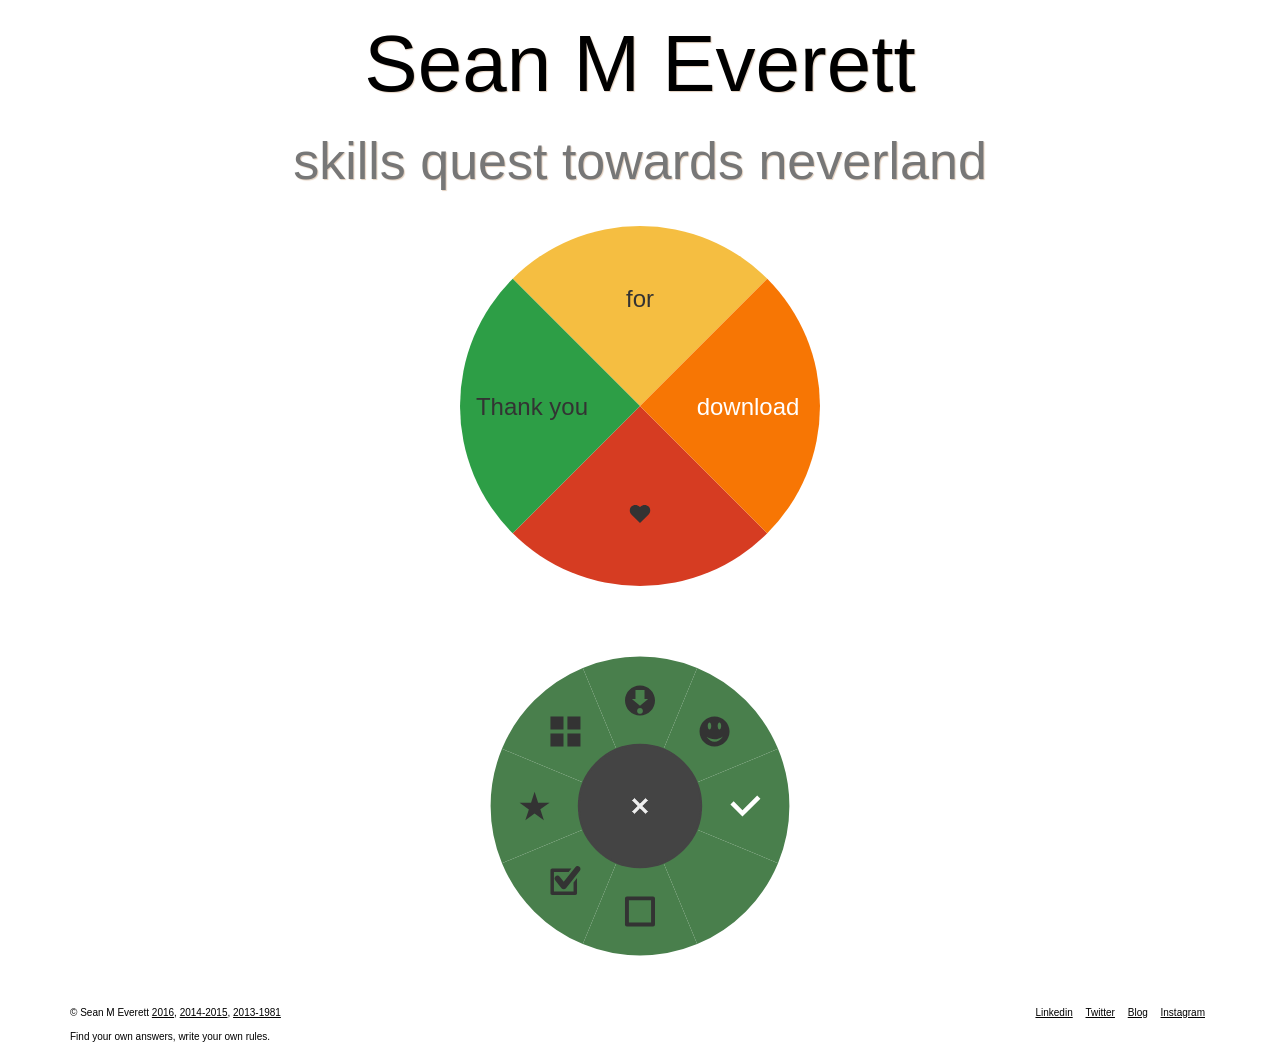
<file: index.html>
<!DOCTYPE html>
<html lang="en">
  <head>
    <meta charset="utf-8">
    <meta http-equiv="X-UA-Compatible" content="IE=edge">
    <meta name="viewport" content="width=device-width, initial-scale=1">
    <!-- The above 3 meta tags *must* come first in the head; any other head content must come *after* these tags -->
    <meta name="description" content="Sean Everett has built products and startups from scratch, & turned around other global publicly traded businesses from bankruptcy. MBA from Chicago Booth, Math & Actuarial Science from University of Iowa, and work ethic from Iowa.">
    <meta name="author" content="SeanMEverett.com">
    <link rel="icon" href="favicon.ico">

    <title>Sean M Everett | Skills Quest Towards Neverland</title>

    <!-- CSS -->
    <link href="css/bootstrap.min.css" rel="stylesheet">
    <link href="css/seanmeverett.css" rel="stylesheet">
    <link href="css/font-awesome.min.css" rel="stylesheet">

    <!-- HTML5 shim and Respond.js for IE8 support of HTML5 elements and media queries -->
    <!--[if lt IE 9]>
      <script src="https://oss.maxcdn.com/html5shiv/3.7.2/html5shiv.min.js"></script>
      <script src="https://oss.maxcdn.com/respond/1.4.2/respond.min.js"></script>
    <![endif]-->
  </head>

  <body>

    <!-- Page Content -->
    <div class="container-fluid">
        
        
        
        <!-- BODY
        ================================================== -->
        <div class="row center">
            <div class="col-md-12">
                <h1>Sean M Everett<br><span class="small">skills quest towards neverland</span></h1>
            </div>
        </div>
        
        <div class="row center">
            <div class="col-md-12">
                <div id="wheelDiv"></div>
                <div id='piemenu' data-wheelnav data-wheelnav-slicepath='DonutSlice' data-wheelnav-spreader data-wheelnav-spreaderpath='PieSpreader' data-wheelnav-rotateoff data-wheelnav-navangle='0' data-wheelnav-titleheight='30' data-wheelnav-cssmode data-wheelnav-init>
                  <div data-wheelnav-navitemicon='check' onmouseup='alert("Place your logic here.");'></div>
                  <div data-wheelnav-navitemimg='http://pmg.softwaretailoring.net/img/pmg_favicon.png' onmouseup='alert("Place your logic here.");'></div>
                  <div data-wheelnav-navitemicon='checkbox' onmouseup='alert("Place your logic here.");'></div>
                  <div data-wheelnav-navitemicon='checked' onmouseup='alert("Place your logic here.");'></div>
                  <div data-wheelnav-navitemicon='star' onmouseup='alert("Place your logic here.");'></div>
                  <div data-wheelnav-navitemicon='icons' onmouseup='alert("Place your logic here.");'></div>
                  <div data-wheelnav-navitemicon='download' onmouseup='alert("Place your logic here.");'></div>
                  <div data-wheelnav-navitemicon='smile' onmouseup='alert("Place your logic here.");'></div>
                </div>
            </div>
        </div>
        

    <!-- FOOTER
    ================================================== -->
    <div class="container">
      <div class="footer">
        <div class="hidden-xs">
          <div class="row">
            <div class="col-xs-4">
              <p>© Sean M Everett <a href="/">2016</a>, <a href="/2015">2014-2015</a>, <a href="/2013">2013-1981</a></p>
              <p class="small text-muted">Find your own answers, write your own rules.</p>
            </div>
            <div class="col-xs-4 col-xs-offset-4">
              <div class="pull-right">
                <ul class="list-inline">
                <li><a href="https://www.linkedin.com/in/seanmeverett">Linkedin</a></li>
                <li><a href="http://twitter.com/seanmeverett">Twitter</a></li>
                <li><a href="https://medium.com/humanizing-technology">Blog</a></li>
                <li><a href="http://instagram.com/seanmeverett">Instagram</a></li>
              </ul>
              </div>
            </div>  <!-- col -->
          </div>  <!-- row -->
        </div>  <!-- hidden-xs -->
        <div class="visible-xs">
          <div class="row">
            <div class="col-xs-12">
              <p>© Sean M Everett <a href="/">2016</a>, <a href="/2015">2014-2015</a>, <a href="/2013">2013-1981</a></p>
              <ul class="list-inline">
                <li><a href="http://twitter.com/seanmeverett">Twitter</a></li>
                <li><a href="https://medium.com/humanizing-technology">Blog</a></li>
                <li><a href="http://instagram.com/seanmeverett">Instagram</a></li>
                <li><a href="https://www.linkedin.com/in/seanmeverett">Linkedin</a></li>
              </ul>
              <p class="small text-muted">Find your own answers, write your own rules.</p>
            </div>  <!-- col -->
          </div>  <!-- row -->
        </div>  <!-- visible-xs -->
      </div>  <!-- footer -->
    </div> <!-- /container -->



    <!-- STANDARD JAVASCRIPT
    ============================================================================ -->
    <script src="https://ajax.googleapis.com/ajax/libs/jquery/1.11.3/jquery.min.js"></script>
    <script src="https://maxcdn.bootstrapcdn.com/bootstrap/3.3.6/js/bootstrap.min.js" integrity="sha384-0mSbJDEHialfmuBBQP6A4Qrprq5OVfW37PRR3j5ELqxss1yVqOtnepnHVP9aJ7xS" crossorigin="anonymous"></script>
    <!-- IE10 viewport hack for Surface/desktop Windows 8 bug -->
    <script src="js/ie10-viewport-bug-workaround.js"></script>
    <!-- retina images for hi-rez devices -->
    <script type="text/javascript" src="js/retina.min.js"></script>
    <script type="text/javascript" src="js/wheelnav.min.js"></script>
    <script type="text/javascript" src="js/raphael.min.js"></script>
    <script type="text/javascript" src="js/raphael.icons.min.js"></script>
        
    <!-- WHEEL NAV
    ============================================================================ -->
    <script type="text/javascript">
        window.onload = function () {
            var wheel = new wheelnav("wheelDiv");

            //This is the place for code snippets from the documentation -> http://wheelnavjs.softwaretailoring.net/documentation.html

            wheel.createWheel(["Thank you", "for", "download", icon.fave]);
            wheel.navigateWheel(2);

            var piemenu = new wheelnav('piemenu');
                piemenu.spreaderInTitle = icon.plus;
                piemenu.spreaderOutTitle = icon.cross;
                piemenu.spreaderRadius = piemenu.wheelRadius * 0.34;
                piemenu.wheelRadius = piemenu.wheelRadius * 0.83;
                piemenu.createWheel();
                piemenu.setTooltips(['check','image','checkbox','checked','star','icons','download','smile']);
                //http://pmg.softwaretailoring.net
        };

    </script>
        
    
    <!-- GOOGLE ANALYTICS
    ============================================================================ -->
    <script type="text/javascript">
        var _gaq = _gaq || [];
        _gaq.push(['_setAccount', 'UA-12151040-1']);
        _gaq.push(['_trackPageview']);

        (function() {
          var ga = document.createElement('script'); ga.type = 'text/javascript'; ga.async = true;
          ga.src = ('https:' == document.location.protocol ? 'https://ssl' : 'http://www') + '.google-analytics.com/ga.js';
          var s = document.getElementsByTagName('script')[0]; s.parentNode.insertBefore(ga, s);
        })();
      </script>
  </body>
</html>
</file>
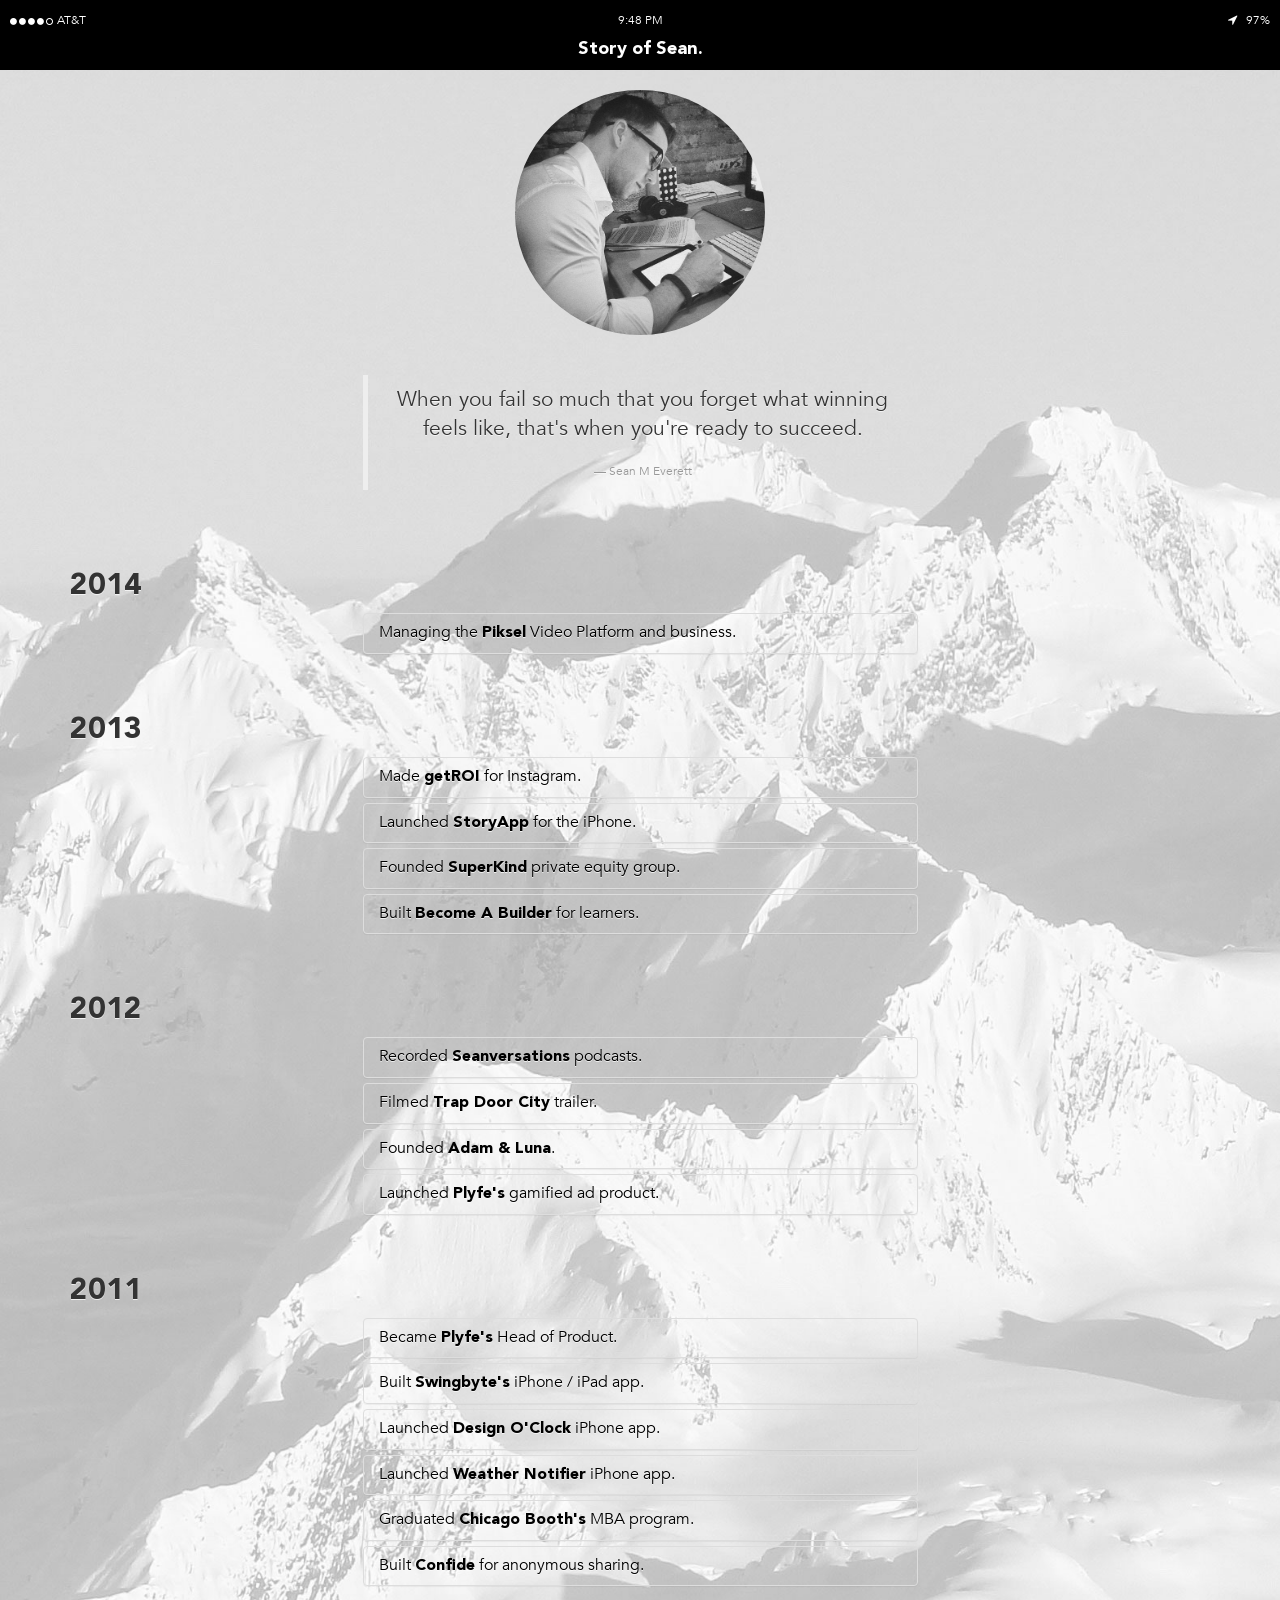
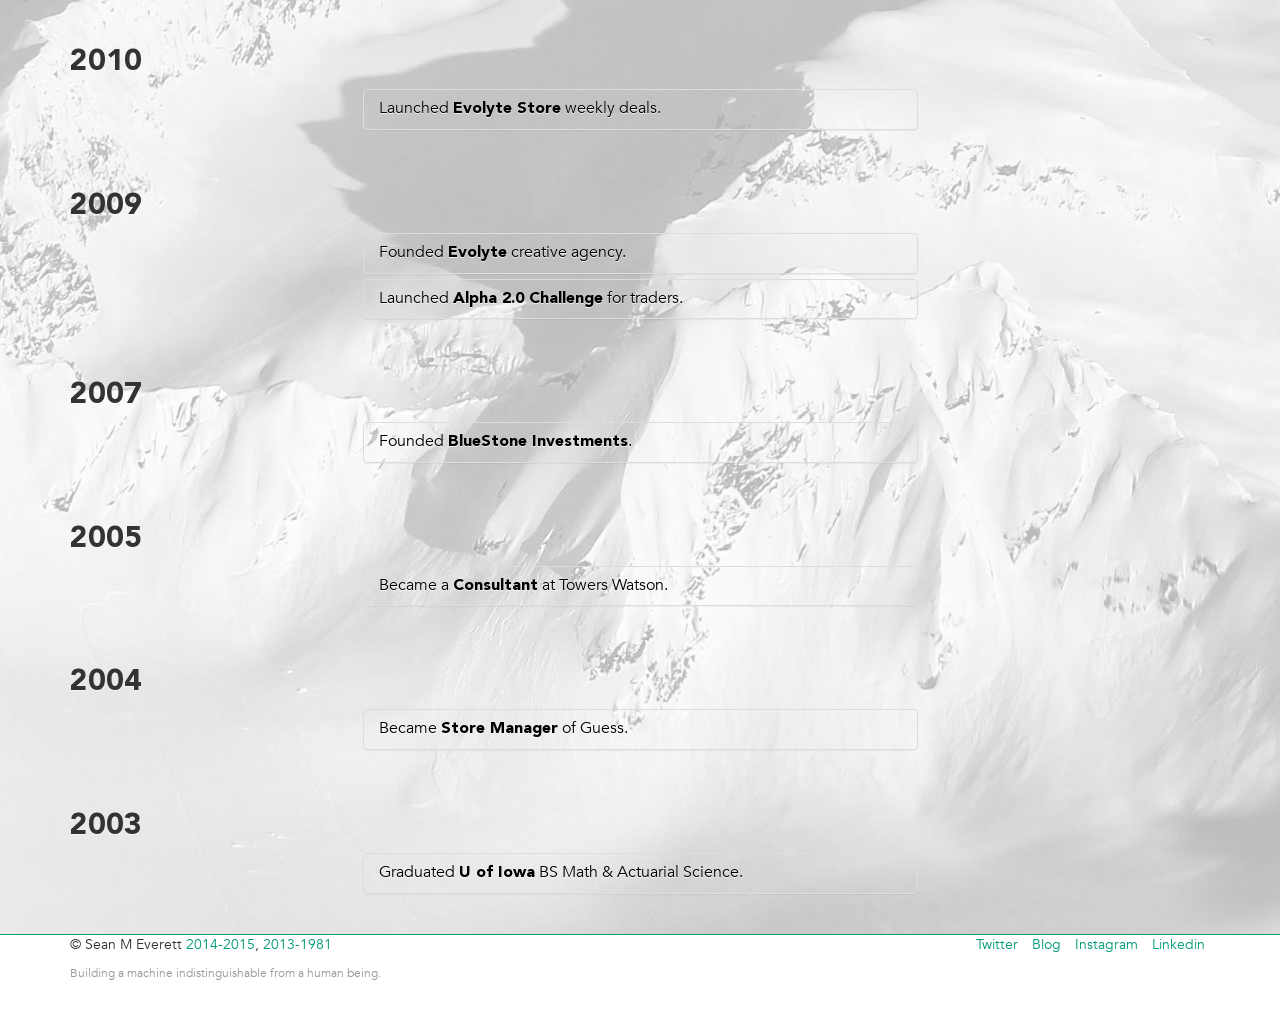
<file: 2015/index.html>
<!DOCTYPE html>
<html lang="en">
  <head>
    <meta charset="utf-8">
    <meta http-equiv="X-UA-Compatible" content="IE=edge">
    <meta name="viewport" content="width=device-width, initial-scale=1.0">
    <meta name="description" content="Sean M Everett is a protector fighting for the equality of all living things, building a machine indistinguishable from a human being. More practically, he has founded 4 companies, built 4 iPhone apps, multiple web apps and is a user experienced-obsessed founder and product manager.">
    <meta name="author" content="Sean M Everett">
    <link rel="shortcut icon" href="ico/favicon.ico">

    <title>Sean M Everett | Building A Machine Indistinguishable From A Human Being</title>

    <!-- CSS
    ================================================== -->
    <link href="css/bootstrap.min.css" rel="stylesheet">
    <link href="css/seanmeverett.css" rel="stylesheet">
    <link href="css/font-awesome.min.css" rel="stylesheet">

    <!-- HTML5 shim and Respond.js IE8 support of HTML5 elements and media queries -->
    <!--[if lt IE 9]>
      <script src="https://oss.maxcdn.com/libs/html5shiv/3.7.0/html5shiv.js"></script>
      <script src="https://oss.maxcdn.com/libs/respond.js/1.3.0/respond.min.js"></script>
    <![endif]-->
  </head>

    <body onload="updateClock(); setInterval('updateClock()', 10000 )">
    <div class="background">

     <!-- STATUS BAR
      ================================================== -->
      <div class="hidden-xs status-bar">
        <div class="row">
          <div class="col-xs-4 text-left">
            <span class="tiny"><i class="fa fa-circle"></i> <i class="fa fa-circle"></i> <i class="fa fa-circle"></i> <i class="fa fa-circle"></i> <i class="fa fa-circle-o"></i></span> <span class="small">AT&T</span>
          </div>
          <div class="col-xs-4 text-center">
            <span id="clock" class="small">&nbsp;</span>
          </div>
          <div class="col-xs-4 text-right">
            <span class="small"><i class="fa fa-location-arrow"></i> &nbsp 97%</span>
          </div>
        </div>
        <div class="row">
          <div class="col-xs-12 text-center">
            <h4 class="heavy">Story of Sean.</h4>
          </div>
        </div>
      </div>


      <div class="container">


        <!-- CONTENT
        ================================================== -->
        <div class="hero">
          <div class="row">
            <div class="col-md-6 col-md-offset-3">
              <div class="text-center">
                <div class="pulse">
                  <img class="center img-circle" src="img/seanmeverett.jpg" width="250">
                </div>
                <br><br>
                <blockquote><p class="lead">When you fail so much that you forget what winning feels like, that's when you're ready to succeed.</p><small><cite title="Source Title">Sean M Everett</cite></small></blockquote>
              </div>  <!-- center -->
            </div>  <!-- col -->
          </div>  <!-- row -->
        </div>  <!-- hero -->

        <div class="row">
          <div class="col-md-12">
            <h2 class="heavy">2014</h2>
          </div>
          <div class="col-md-6 col-md-offset-3">
            <div class="panel-group" id="accordion">
              <div class="panel panel-default">
                <div class="panel-heading">
                  <h4 class="panel-title">
                    <a data-toggle="collapse" data-parent="#accordion" href="#2014-1">
                      Managing the <span class="heavy">Piksel</span> Video Platform and business.
                    </a>
                  </h4>
                </div>
                <div id="2014-1" class="panel-collapse collapse">
                  <div class="panel-body">
                    <p>Managing Piksel's Digital Enterprise Video Platform. Ingest videos or stream live, transcode or encode them on the fly, syndicate to social networks, digital signage, iPhone and Android apps, the web, 24x7 Linear channels, Roku home TVs, and the web. Then measure viewing behavior through multiple analytics integrations and monetize them through VAST-compliant pre-, mid-, post-roll ads or subscriptions. Build on top of our Video Platform with world-class new 5.0 RESTful APIs or if you're a novice, read through our searchable and shiny new online help portal.</p>
                      <ul>
                          <li>375 million video views per month</li>
                          <li>4.25 million live and on demand video minutes served per month</li>
                          <li>Over 40,000 live events annually</li>
                          <li>White labelers, resellers, and channel partners</li>
                          <li>Hundreds of features</li>
                          <li>Newly implemented "infinite" roll video ad management, google analytics and weekly insight emails
                          <li>United States Patent Application No. 62/073,785 ("Personalized Channel"), filed October 31, 2014</li>
                          <li>United States Patent Application No. 62/175,878 ("Media Streaming" for live events from a mobile phone), filed June 15, 2015</li>
                          <li>Reduced churn by half from FY14 to FY15</li>
                      </ul>
                      <p>Also check out our video portal "Hive" product for MCNs (multi-channel networks) launched with Endemol, one of the US's biggest producer of TV shows:  http://www.piksel.com/pressroom/endemol-beyond-usa-and-piksel-launch-new-over-the-top-platform-getbeyond-us/</p>
                      <p>View my corporate <a href="http://www.piksel.com/bio/sean-everett/">bio</a>.</p>
                      <p><a class="btn btn-primary" href="http://www.piksel.com" role="button">Visit Piksel &raquo;</a></p>
                  </div>
                </div>
              </div>
            </div>  <!-- panel-group -->
          </div>  <!-- col -->
        </div>  <!-- row -->

        <br><br>

        <div class="row">
          <div class="col-md-12">
            <h2 class="heavy">2013</h2>
          </div>
          <div class="col-md-6 col-md-offset-3">
            <div class="panel-group" id="accordion">

              <div class="panel panel-default">
                <div class="panel-heading">
                  <h4 class="panel-title">
                    <a data-toggle="collapse" data-parent="#accordion" href="#2013-1">
                      Made <span class="heavy">getROI</span> for Instagram.
                    </a>
                  </h4>
                </div>
                <div id="2013-1" class="panel-collapse collapse">
                  <div class="panel-body">
                    <p>Based on Gary Vaynerchuck's marketing-in-context philosophy, use the power of Instagram to find customers for your product. Search one of your product's keywords to find potential customers with the same interests and chat them up in the comments.</p>
                    <p><a class="btn btn-primary" href="#" role="button">Shut Down &raquo;</a></p>
                  </div>
                </div>  <!-- panel-collapse -->
              </div>  <!-- panel-default -->

              <div class="panel panel-default">
                <div class="panel-heading">
                  <h4 class="panel-title">
                    <a data-toggle="collapse" data-parent="#accordion" href="#2013-2">
                      Launched <span class="heavy">StoryApp</span> for the iPhone.
                    </a>
                  </h4>
                </div>
                <div id="2013-2" class="panel-collapse collapse">
                  <div class="panel-body">
                    <p>StoryApp's robotic wooden friend, Kiiy, records your voice over multiple photos and transforms them into an epic video. Kiiy understands your spoken words and your emotion from your tone of voice, automatically hashtagging your story with each word for it to be discovered by others.</p>
                    <p><a class="btn btn-primary" href="#" role="button">Shut Down &raquo;</a></p>
                  </div>
                </div>  <!-- panel-collapse -->
              </div>  <!-- panel-default -->

              <div class="panel panel-default">
                <div class="panel-heading">
                  <h4 class="panel-title">
                    <a data-toggle="collapse" data-parent="#accordion" href="#2013-3">
                      Founded <span class="heavy">SuperKind</span> private equity group.
                    </a>
                  </h4>
                </div>
                <div id="2013-3" class="panel-collapse collapse">
                  <div class="panel-body">
                    <p>Act SuperKind and experience hope like it's the first time. A private equity group that scales traditionally unscalable businesses by adding technology, entertainment and marketing partnerships to our portfolio companies.</p>
                    <p><a class="btn btn-primary" href="#" role="button">Shut Down &raquo;</a></p>
                  </div>
                </div>  <!-- panel-collapse -->
              </div>  <!-- panel-default -->

              <div class="panel panel-default">
                <div class="panel-heading">
                  <h4 class="panel-title">
                    <a data-toggle="collapse" data-parent="#accordion" href="#2013-4">
                      Built <span class="heavy">Become A Builder</span> for learners.
                    </a>
                  </h4>
                </div>
                <div id="2013-4" class="panel-collapse collapse">
                  <div class="panel-body">
                    <p>85-page eBook tutorial to build your idea into a product. I show you how to create the exact same thing that you see on the Become A Builder website. If we have the ability to learn, we have a responsibility to teach.</p>
                    <p><a class="btn btn-primary" href="#" role="button">Shut Down &raquo;</a></p>
                  </div>
                </div>  <!-- panel-collapse -->
              </div>  <!-- panel-default -->
            </div>  <!-- panel-group -->
          </div>  <!-- col -->
        </div>  <!-- row -->

        <br><br>

        <div class="row">
          <div class="col-md-12">
            <h2 class="heavy">2012</h2>
          </div>
          <div class="col-md-6 col-md-offset-3">
            <div class="panel-group" id="accordion">
              <div class="panel panel-default">
                <div class="panel-heading">
                  <h4 class="panel-title">
                    <a data-toggle="collapse" data-parent="#accordion" href="#2012-0">
                      Recorded <span class="heavy">Seanversations</span> podcasts.
                    </a>
                  </h4>
                </div>
                <div id="2012-0" class="panel-collapse collapse">
                  <div class="panel-body">
                    <p>A weekly podcast series I recorded for iTunes.</p>
                    <p>Interesting People Interacting with an Intellectual Clown</p>
                    <p>DEFINITION</p>
                    <p>sean-ver-sa-tion | noun</p>
                    <p>a form of interactive, spontaneous communication between two or more people where one is following rules of etiquette and the other throws them out the clown car window</p>
                    <p><a class="btn btn-primary" href="#" role="button">Shut Down &raquo;</a></p>
                  </div>
                </div>  <!-- panel-collapse -->
              </div>  <!-- panel-default -->

              <div class="panel panel-default">
                <div class="panel-heading">
                  <h4 class="panel-title">
                    <a data-toggle="collapse" data-parent="#accordion" href="#2012-1">
                      Filmed <span class="heavy">Trap Door City</span> trailer.
                    </a>
                  </h4>
                </div>
                <div id="2012-1" class="panel-collapse collapse">
                  <div class="panel-body">
                    <p>We rented out a hand-built castle in upstate New York, filming the live action trailer of Trap Door City. During Adam and Luna's epic journey, they build and use StoryApp's Kiiy to defeat the evil monster Rakasasha.</p>
                    <p>Currently in post-production digital animation, sound leveling, and color balancing, along with full script writing.</p>
                    <p><a class="btn btn-primary" href="mailto:sean@adamandluna.com" role="button">Contact for Details &raquo;</a></p>
                  </div>
                </div>  <!-- panel-collapse -->
              </div>  <!-- panel-default -->

              <div class="panel panel-default">
                <div class="panel-heading">
                  <h4 class="panel-title">
                    <a data-toggle="collapse" data-parent="#accordion" href="#2012-2">
                      Founded <span class="heavy">Adam & Luna</span>.
                    </a>
                  </h4>
                </div>
                <div id="2012-2" class="panel-collapse collapse">
                  <div class="panel-body">
                    <p>We built a family, not a company, including an Ice Age Story Artist, Disney Concept Artist, Carnegie Mellon Robotics Engineer, Badgeville Engineer, and a Wal-Mart Actuary. Our goal is to build incredible products for everyday people with a unifying story at its soul.</p>
                    <p>Software + Hardware + Story</p>
                    <p><a class="btn btn-primary" href="#" role="button">Shut Down &raquo;</a></p>
                  </div>
                </div>  <!-- panel-collapse -->
              </div>  <!-- panel-default -->

              <div class="panel panel-default">
                <div class="panel-heading">
                  <h4 class="panel-title">
                    <a data-toggle="collapse" data-parent="#accordion" href="#2012-3">
                      Launched <span class="heavy">Plyfe's</span> gamified ad product.
                    </a>
                  </h4>
                </div>
                <div id="2012-3" class="panel-collapse collapse">
                  <div class="panel-body">
                    <p>The place I first met the cofounder of Adam & Luna, we were a $1 million VC-backed web app that gave you points for your social media activity. The points were redeemed for real-world partner prizes like Louis Vuitton, Louboutins, and NYC Broadway Experience.</p>
                    <p><a class="btn btn-primary" href="http://plyfe.com" role="button">Visit Plyfe &raquo;</a></p>
                  </div>
                </div>  <!-- panel-collapse -->
              </div>  <!-- panel-default -->
            </div>  <!-- panel-group -->
          </div>  <!-- col -->
        </div>  <!-- row -->

        <br><br>

        <div class="row">
          <div class="col-md-12">
            <h2 class="heavy">2011</h2>
          </div>
          <div class="col-md-6 col-md-offset-3">
            <div class="panel-group" id="accordion">
              <div class="panel panel-default">
                <div class="panel-heading">
                  <h4 class="panel-title">
                    <a data-toggle="collapse" data-parent="#accordion" href="#2011-1">
                      Became <span class="heavy">Plyfe's</span> Head of Product.
                    </a>
                  </h4>
                </div>
                <div id="2011-1" class="panel-collapse collapse">
                  <div class="panel-body">
                    <p>I was charged with taking the alpha product and getting it ready for consumer lauch, then iterating on the product to make it more fun and engaging.</p>
                    <p>Plyfe gave you points for your social media activity. Perform challenges, earn points and raffle tickets, level up, unlock boosts, and win real world prizes and vacations.</p>
                    <p>We had over 50,000 users one month after launch earning more than 210 million points.</p>
                    <p><a class="btn btn-primary" href="http://plyfe.com" role="button">Gamify Your Company &raquo;</a></p>
                  </div>
                </div>  <!-- panel-collapse -->
              </div>  <!-- panel-default -->

              <div class="panel panel-default">
                <div class="panel-heading">
                  <h4 class="panel-title">
                    <a data-toggle="collapse" data-parent="#accordion" href="#2011-2">
                      Built <span class="heavy">Swingbyte's</span> iPhone / iPad app.
                    </a>
                  </h4>
                </div>
                <div id="2011-2" class="panel-collapse collapse">
                  <div class="panel-body">
                    <p>One of my friends was working with Russian missile scientists (you can't make this stuff up) to build a golf swing tracking app. They needed help designing and building the iPhone / iPad portion of their product and called me in to help.</p>
                    <p>It was a hardware + software play and was recently featured in <a href="http://uncrate.com/stuff/swingbyte/">Uncrate</a> and many other publications.</p>
                    <p><a class="btn btn-primary" href="http://www.swingbyte.com" role="button">Visit Swingbyte &raquo;</a></p>
                  </div>
                </div>  <!-- panel-collapse -->
              </div>  <!-- panel-default -->

              <div class="panel panel-default">
                <div class="panel-heading">
                  <h4 class="panel-title">
                    <a data-toggle="collapse" data-parent="#accordion" href="#2011-3">
                      Launched <span class="heavy">Design O'Clock</span> iPhone app.
                    </a>
                  </h4>
                </div>
                <div id="2011-3" class="panel-collapse collapse">
                  <div class="panel-body">
                    <p>Digital clocks are boring, so get creative. Dock your iPhone with a gorgeous Design O'Clock and spice things up.</p>
                    <p>And if one clock just isn't enough, shop the built-in Clock Shop for custom-designed themes or suggest your own. We just might build it.</p>
                    <p><a class="btn btn-primary" href="#" role="button">Shut Down &raquo;</a></p>
                  </div>
                </div>  <!-- panel-collapse -->
              </div>  <!-- panel-default -->

              <div class="panel panel-default">
                <div class="panel-heading">
                  <h4 class="panel-title">
                    <a data-toggle="collapse" data-parent="#accordion" href="#2011-4">
                      Launched <span class="heavy">Weather Notifier</span> iPhone app.
                    </a>
                  </h4>
                </div>
                <div id="2011-4" class="panel-collapse collapse">
                  <div class="panel-body">
                    <p>When we wake up we've got a million messages, need to get ready for work, and grab some breakfast before leaving the house. The last thing we want to do is open yet another app and wait for the weather to load.</p>
                    <p>So, we built Weather Notifier iPhone app to send you push notifications with the day's forecast.</p>
                    <p><a class="btn btn-primary" href="#" role="button">Shut Down &raquo;</a></p>
                  </div>
                </div>  <!-- panel-collapse -->
              </div>  <!-- panel-default -->

              <div class="panel panel-default">
                <div class="panel-heading">
                  <h4 class="panel-title">
                    <a data-toggle="collapse" data-parent="#accordion" href="#2011-5">
                      Graduated <span class="heavy">Chicago Booth's</span> MBA program.
                    </a>
                  </h4>
                </div>
                <div id="2011-5" class="panel-collapse collapse">
                  <div class="panel-body">
                    <p>Ranked the #1 business school in the country by Business Week in consecutive years, I completed an entire MBA curriculum in a record 2.5 years. I took classes during nights and weekends while working on a Fortune 1000 merger integration effort, running a startup and launching multiple digital products.</p>
                    <p>My concentrations were in Entrepreneurship, Marketing, and Finance, but extending my knowledge of pricing theory, consumer behavior, and commercializing innovation was my main goal.</p>
                    <p><a class="btn btn-primary" href="http://www.chicagobooth.edu" role="button">Learn About Booth &raquo;</a></p>
                  </div>
                </div>  <!-- panel-collapse -->
              </div>  <!-- panel-default -->

              <div class="panel panel-default">
                <div class="panel-heading">
                  <h4 class="panel-title">
                    <a data-toggle="collapse" data-parent="#accordion" href="#2011-6">
                      Built <span class="heavy">Confide</span> for anonymous sharing.
                    </a>
                  </h4>
                </div>
                <div id="2011-6" class="panel-collapse collapse">
                  <div class="panel-body">
                    <p>I saw everyday people expressing their joys and pains on Facebook and Twitter, but I felt that there was something much deeper that people wanted to express but couldn't in a public forum.</p>
                    <p>So I built Confide to be an outlet for that. In the first week people posted about rape, sexual molestation, racism, relationship problems, and suicide.</p>
                    <p>I found out two years later that my mom had used this platform to potentially save a life. And that's the moment I realized what my life's work was. To build human things that help people.</p>
                    <p><a class="btn btn-primary" href="" role="button">Shut Down &raquo;</a></p>
                  </div>
                </div>  <!-- panel-collapse -->
              </div>  <!-- panel-default -->
            </div>  <!-- panel-group -->
          </div>  <!-- col -->
        </div>  <!-- row -->

        <br><br>

        <div class="row">
          <div class="col-md-12">
            <h2 class="heavy">2010</h2>
          </div>
          <div class="col-md-6 col-md-offset-3">
            <div class="panel-group" id="accordion">
              <div class="panel panel-default">
                <div class="panel-heading">
                  <h4 class="panel-title">
                    <a data-toggle="collapse" data-parent="#accordion" href="#2010-1">
                      Launched <span class="heavy">Evolyte Store</span> weekly deals.
                    </a>
                  </h4>
                </div>
                <div id="2010-1" class="panel-collapse collapse">
                  <div class="panel-body">
                    <p>We negotiated a deal with Apple's wholesale distributor to offer us discounted iPads, MacBooks, and iPods for the 2010 holiday shopping season.</p>
                    <p>We offered 1 deeply discounted Apple product per week and made $30,000 in reserved sales without any money spent on marketing.</p>
                    <p>We were written about in various technology and Apple-related blogs.</p>
                    <p>The store closed down after the holidays.</p>
                    <p><a class="btn btn-primary" href="#" role="button">Shut Down &raquo;</a></p>
                  </div>
                </div>  <!-- panel-collapse -->
              </div>  <!-- panel-default -->
            </div>  <!-- panel-group -->
          </div>  <!-- col -->
        </div>  <!-- row -->

        <br><br>

        <div class="row">
          <div class="col-md-12">
            <h2 class="heavy">2009</h2>
          </div>
          <div class="col-md-6 col-md-offset-3">
            <div class="panel-group" id="accordion">
              <div class="panel panel-default">
                <div class="panel-heading">
                  <h4 class="panel-title">
                    <a data-toggle="collapse" data-parent="#accordion" href="#2009-1">
                      Founded <span class="heavy">Evolyte</span> creative agency.
                    </a>
                  </h4>
                </div>
                <div id="2009-1" class="panel-collapse collapse">
                  <div class="panel-body">
                    <p>We built apps to save time or make time fly. Our socially awkward social media savants turned work into playtime.</p>
                    <p>We concepted, designed, and engineered websites, animations, web apps and mobile apps for ourselves and brand name clients.</p>
                    <p>Our clients ranged from $1 billion companies to professional athletes to new startups.</p>
                    <p><a class="btn btn-primary" href="#" role="button">Shut Down &raquo;</a></p>
                  </div>
                </div>  <!-- panel-collapse -->
              </div>  <!-- panel-default -->

              <div class="panel panel-default">
                <div class="panel-heading">
                  <h4 class="panel-title">
                    <a data-toggle="collapse" data-parent="#accordion" href="#2009-2">
                      Launched <span class="heavy">Alpha 2.0 Challenge</span> for traders.
                    </a>
                  </h4>
                </div>
                <div id="2009-2" class="panel-collapse collapse">
                  <div class="panel-body">
                    <p>The Alpha 2.0 Challenge pitted financial engineering experts against each other to develop the most profitable high-frequency trading algorithms. The winner was able to use our capital and infrastructure to run the algorithms.</p>
                    <p><a class="btn btn-primary" href="#" role="button">Shut Down &raquo;</a></p>
                  </div>
                </div>  <!-- panel-collapse -->
              </div>  <!-- panel-default -->
            </div>  <!-- panel-group -->
          </div>  <!-- col -->
        </div>  <!-- row -->

        <br><br>

        <div class="row">
          <div class="col-md-12">
            <h2 class="heavy">2007</h2>
          </div>
          <div class="col-md-6 col-md-offset-3">
            <div class="panel-group" id="accordion">
              <div class="panel panel-default">
                <div class="panel-heading">
                  <h4 class="panel-title">
                    <a data-toggle="collapse" data-parent="#accordion" href="#2007-1">
                      Founded <span class="heavy">BlueStone Investments</span>.
                    </a>
                  </h4>
                </div>
                <div id="2007-1" class="panel-collapse collapse">
                  <div class="panel-body">
                    <p>A high-frequency algorithmic trading firm, we raised capital, traded our own internal algorithms, were colocated on the NASDAQ and ran on AWS as one of their first users.</p>
                    <p>In one of the worst markets since the Great Depression, our return was +43% to the market benchmark.</p>
                    <p><a class="btn btn-primary" href="#" role="button">Shut Down &raquo;</a></p>
                  </div>
                </div>  <!-- panel-collapse -->
              </div>  <!-- panel-default -->
            </div>  <!-- panel-group -->
          </div>  <!-- col -->
        </div>  <!-- row -->

        <br><br>

        <div class="row">
          <div class="col-md-12">
            <h2 class="heavy">2005</h2>
          </div>
          <div class="col-md-6 col-md-offset-3">
            <div class="panel-group" id="accordion">
              <div class="panel panel-default">
                <div class="panel-heading">
                  <h4 class="panel-title">
                    <a data-toggle="collapse" data-parent="#accordion" href="#2005-1">
                      Became a <span class="heavy">Consultant</span> at Towers Watson.
                    </a>
                  </h4>
                </div>
                <div id="2005-1" class="panel-collapse collapse">
                  <div class="panel-body">
                    <p>One of the fastest promoted people in the company's history, I went from Analyst to Consultant in 3 years. As one of 10 people in a 10,000-person company, I was given the Chairman's Award for excellence in work quality and client relationships.</p>
                    <p>As an incentive design consultant I worked for and presented to the Boards of Wal-Mart, RadioShack, The Container Store, AT&T, SBC, Cingular Wireless, National City, Citizens Replublic Bancorp and Goldman Sachs to develop reward programs that gamified organizational compensation and performance management systems.
                    <p><a class="btn btn-primary" href="http://www.towerswatson.com" role="button">Visit Towers Watson &raquo;</a></p>
                  </div>
                </div>  <!-- panel-collapse -->
              </div>  <!-- panel-default -->
            </div>  <!-- panel-group -->
          </div>  <!-- col -->
        </div>  <!-- row -->

        <br><br>

        <div class="row">
          <div class="col-md-12">
            <h2 class="heavy">2004</h2>
          </div>
          <div class="col-md-6 col-md-offset-3">
            <div class="panel-group" id="accordion">
              <div class="panel panel-default">
                <div class="panel-heading">
                  <h4 class="panel-title">
                    <a data-toggle="collapse" data-parent="#accordion" href="#2004-1">
                      Became <span class="heavy">Store Manager</span> of Guess.
                    </a>
                  </h4>
                </div>
                <div id="2004-1" class="panel-collapse collapse">
                  <div class="panel-body">
                    <p>After 9/11 destroyed the economy, I was left to fall back on what I knew best:  retail.</p>
                    <p>Managed P&L for a $5 million, 30-person team, increased fiscal 2004 revenue (+25%, 9th in the company), and net income (+319%) from prior fiscal year, reduced payroll 14% from budget, amplified men’s department total sales to 12th in company from 96th.</p>
                    <p>As a result, we were nominated as one of 3 out of 350 stores for Store of the Year award.</p>
                    <p><a class="btn btn-primary" href="http://www.guess.com" role="button">Shop at Guess &raquo;</a></p>
                  </div>
                </div>  <!-- panel-collapse -->
              </div>  <!-- panel-default -->
            </div>  <!-- panel-group -->
          </div>  <!-- col -->
        </div>  <!-- row -->

        <br><br>

        <div class="row">
          <div class="col-md-12">
            <h2 class="heavy">2003</h2>
          </div>
          <div class="col-md-6 col-md-offset-3">
            <div class="panel-group" id="accordion">
              <div class="panel panel-default">
                <div class="panel-heading">
                  <h4 class="panel-title">
                    <a data-toggle="collapse" data-parent="#accordion" href="#2003-1">
                      Graduated <span class="heavy">U of Iowa</span> BS Math & Actuarial Science.
                    </a>
                  </h4>
                </div>
                <div id="2003-1" class="panel-collapse collapse">
                  <div class="panel-body">
                    <p>Born and raised in Iowa, I transformed the work ethic my parents taught me into academic excellence, studying Mathematics & Actuarial Science at the University of Iowa.</p>
                    <p>I passed two Actuarial professional examinations, had two internships with PwC during college and was recruited by the biggest names in the Insurance and Pension industries.</p>
                    <p><a class="btn btn-primary" href="http://www.math.uiowa.edu/" role="button">Math at Iowa &raquo;</a></p>
                  </div>
                </div>  <!-- panel-collapse -->
              </div>  <!-- panel-default -->
            </div>  <!-- panel-group -->
          </div>  <!-- col -->
        </div>  <!-- row -->

      </div> <!-- /container -->
      <br><br>
    </div>  <!-- background -->


    <!-- FOOTER
    ================================================== -->
    <div class="container">
      <div class="footer">
        <div class="hidden-xs">
          <div class="row">
            <div class="col-xs-4">
              <p>© Sean M Everett <a href="/">2014-2015</a>, <a href="/2013">2013-1981</a></p>
              <p class="small text-muted">Building a machine indistinguishable from a human being.</p>
            </div>
            <div class="col-xs-4 col-xs-offset-4">
              <div class="pull-right">
                <ul class="list-inline">
                <li><a href="http://twitter.com/seanmeverett">Twitter</a></li>
                <li><a href="https://medium.com/humanizing-technology">Blog</a></li>
                <li><a href="http://instagram.com/seanmeverett">Instagram</a></li>
                <li><a href="https://www.linkedin.com/in/seanmeverett">Linkedin</a></li>
              </ul>
              </div>
            </div>  <!-- col -->
          </div>  <!-- row -->
        </div>  <!-- hidden-xs -->
        <div class="visible-xs">
          <div class="row">
            <div class="col-xs-12">
              <p>© Sean M Everett <a href="/">2014-2015</a>, <a href="/2013">2013-1981</a></p>
              <ul class="list-inline">
                <li><a href="http://twitter.com/seanmeverett">Twitter</a></li>
                <li><a href="https://medium.com/humanizing-technology">Blog</a></li>
                <li><a href="http://instagram.com/seanmeverett">Instagram</a></li>
                <li><a href="https://www.linkedin.com/in/seanmeverett">Linkedin</a></li>
              </ul>
              <p class="small text-muted">Building a machine indistinguishable from a human being.</p>
            </div>  <!-- col -->
          </div>  <!-- row -->
        </div>  <!-- visible-xs -->
      </div>  <!-- footer -->
    </div> <!-- /container -->


    <!-- JAVASCRIPT
    ================================================== -->
    <script src="https://code.jquery.com/jquery-1.10.2.min.js"></script>
    <script src="js/bootstrap.min.js"></script>
    <script src="js/clock.js"></script>
      <script type="text/javascript">
        var _gaq = _gaq || [];
        _gaq.push(['_setAccount', 'UA-12151040-1']);
        _gaq.push(['_trackPageview']);

        (function() {
          var ga = document.createElement('script'); ga.type = 'text/javascript'; ga.async = true;
          ga.src = ('https:' == document.location.protocol ? 'https://ssl' : 'http://www') + '.google-analytics.com/ga.js';
          var s = document.getElementsByTagName('script')[0]; s.parentNode.insertBefore(ga, s);
        })();
      </script>
  </body>
</html>
</file>
<file: css/seanmeverett.css>
/* TYPOGRAPHY
*******************************************/
body {
  font-family: 'Montserrat', sans-serif;
  font-weight: 400;
  color: #000;
  background-color: #fff;
}
h1 {
  text-shadow: 1px 1px 1px #e2cfbe;
  font-family: 'Montserrat', sans-serif;
  font-size: 80px;
}
h2 {
  font-family: 'Montserrat', sans-serif;
  font-size: 60px;
}
a {
  color: #000;
}
a.white {
  color: #fff;
}
a:focus, a:hover {
  color: grey;
}
.btn-default {
  background-color: #000;
}
.btn-default:hover {
  background-color: #000;
  color: grey;
}
.small {
  color: #000;
  font-size: 10px;
}
.center {
  text-align: center;
  display: block;
  margin-left: auto;
  margin-right: auto;
}
hr {
  margin-top: 40px;
  margin-bottom: 40px;
  border: 0;
  height: 1px;
  background-image: linear-gradient(to right, rgba(0, 0, 0, 0), rgba(0, 0, 0, 0.75), rgba(0, 0, 0, 0));
}


/* NAVIGATION
*****************************************/
.navbar {
  font-family: 'Montserrat', sans-serif;
  font-size: 20px;
  letter-spacing: -2px;
  border: none;
  color: #000;
}
.navbar-default {
  color: #000;
  background-color: #fff;
  border-color: #fff;
}
.navbar-default .navbar-brand {
    color: #000;
}
.navbar-brand {
  font-family: 'Montserrat', sans-serif;
  font-size: 20px;
  letter-spacing: -2px;
  color: #000;
}
.navbar-default .navbar-nav>.active>a, .navbar-default .navbar-nav>.active>a:focus, .navbar-default .navbar-nav>.active>a:hover {
    color: #fff;
    background-color: #000;
}
.navbar-default .navbar-toggle {
    border-color: #fff;
    background-color: #fff;
}
.navbar-default .navbar-toggle:focus, .navbar-default .navbar-toggle:hover {
    background-color: #fff;
}
.navbar-default .navbar-toggle .icon-bar {
    background-color: #000;
}
.navbar-default .navbar-toggle .icon-bar:hover, .navbar-default .navbar-toggle .icon-bar:focus, .navbar-default .navbar-toggle .icon-bar:active {
    background-color: grey;
}


/* WHEEL NAV
*******************************************/
#wheelDiv {
    height: 400px;
    width: 400px;
    margin: auto;
}

#wheelDiv>svg {
    height: 100%;
    width: 100%;
}

@media (max-width: 600px) {
    #wheelDiv {
        height: 350px;
        width: 350px;
    }
}

@media (max-width: 400px) {
    #wheelDiv {
        height: 300px;
        width: 300px;
    }
}
#piemenu > svg { width: 100%; height: 100%; }
#piemenu { height: 400px; width: 400px; margin:auto; }
@media (max-width: 400px) { #piemenu { height: 300px; width: 300px; } }

[class|=wheelnav-piemenu-slice-basic] { fill: #497F4C; stroke: none; }
[class|=wheelnav-piemenu-slice-selected] { fill: #497F4C; stroke: none; }
[class|=wheelnav-piemenu-slice-hover] { fill: #497F4C;  stroke: none; fill-opacity: 0.77; cursor: pointer; }

[class|=wheelnav-piemenu-title-basic] { fill: #333; stroke: none; }
[class|=wheelnav-piemenu-title-selected] { fill: #fff; stroke: none; }
[class|=wheelnav-piemenu-title-hover] { fill: #222; stroke: none; cursor: pointer; }

.wheelnav-piemenu-spreader-in,
.wheelnav-piemenu-spreader-out { fill: #444; stroke: #444; stroke-width: 2; cursor: pointer; }
.wheelnav-piemenu-spreadertitle-in,
.wheelnav-piemenu-spreadertitle-out { fill: #eee; stroke: #444; cursor: pointer; }


/* FOOTER
*****************************************/
.footer {
  font-size: 10px;
}
.footer a {
  text-decoration: underline;
}
</file>
<file: 2015/css/seanmeverett.css>
body {
  padding-bottom: 20px;
  font-family: 'Avenir-Book', sans-serif;
  text-shadow: 0px 1px 0px rgba(250, 250, 250, 0.8);
}
@font-face {
  font-family: 'Avenir-Book';
  src: url('fonts/avenir.eot');
  src: url('fonts/avenir.eot?#iefix') format('embedded-opentype'),
       url('fonts/avenir.woff') format('woff'),
       url('fonts/avenir.ttf') format('truetype'),
       url('fonts/avenir.svg#avenir') format('svg');
     font-weight: normal;
     font-style: normal;
}
@font-face {
  font-family: 'Avenir-Black';
  src: url('fonts/avenirblack.eot');
  src: url('fonts/avenirblack.eot?#iefix') format('embedded-opentype'),
       url('fonts/avenirblack.woff') format('woff'),
     url('fonts/avenirblack.ttf') format('truetype'),
       url('fonts/avenirblack.svg#avenirblack') format('svg');
       font-weight: normal;
       font-style: normal;
}
.heavy {
  font-family: 'Avenir-Black', sans-serif;
}
.tiny {
  font-size: 8px;
}
h1,
h2,
h3,
h4,
h5,
h6,
.h1,
.h2,
.h3,
.h4,
.h5,
.h6 {
  font-family: 'Avenir-Book', sans-serif;
}
a {
  color: #009b77;
  text-decoration: none;
}
a:hover {
  color: #009b77;
  text-decoration: none;
}
.background {
  background-image: url("../img/bg.jpg");
  background-repeat: no-repeat;
  background-position: center center;
  -webkit-background-size: cover;
  -moz-background-size: cover;
  -o-background-size: cover;
  background-size: cover;
  border-bottom: 1px solid #009b77;
}
.status-bar {
  padding: 10px;
  color: #ffffff;
  text-shadow: none;
  background-color: #000000;
  height: 70px;
  position: fixed;
  right: 0;
  left: 0;
  z-index: 9999;
}
.hero {
  padding-top: 90px;
  padding-bottom: 40px;
}
.panel {
  background-color: transparent;
}
.panel-default>.panel-heading {
  color: #000000;
  background-color: transparent;
  border-color: #ffffff;
}
.btn-primary {
  color: #000000;
  background-color: transparent;
  border-color: #ffffff;
  text-shadow: none;
}
.btn-primary:hover,
.btn-primary:focus,
.btn-primary:active,
.btn-primary.active,
.open .dropdown-toggle.btn-primary {
  color: #ffffff;
  background-color: #009b77;
  border-color: #ffffff;
}
.pulse {
  -webkit-animation: pulse 4000ms linear;
  -moz-animation: pulse 4000ms linear;
  animation: pulse 4000ms linear;
  -webkit-animation-iteration-count: infinite;
  -moz-animation-iteration-count: infinite;
  animation-iteration-count: infinite;

}
@-moz-keyframes pulse {
  0% { -moz-transform: scale(1); }
  30% { -moz-transform: scale(1); }
  40% { -moz-transform: scale(1.08); }
  50% { -moz-transform: scale(1); }
  60% { -moz-transform: scale(1); }
  70% { -moz-transform: scale(1.05); }
  80% { -moz-transform: scale(1); }
  100% { -moz-transform: scale(1); }
}
@-webkit-keyframes "pulse" {
  0% { -webkit-transform: scale(1); }
  10% { -webkit-transform: scale(1.01); }
  20% { -webkit-transform: scale(1.02); }
  30% { -webkit-transform: scale(1.03); }
  40% { -webkit-transform: scale(1.04); }
  50% { -webkit-transform: scale(1.04); }
  60% { -webkit-transform: scale(1.01); }
  70% { -webkit-transform: scale(1); }
  80% { -webkit-transform: scale(1); }
  100% { -webkit-transform: scale(1); }
}
</file>
